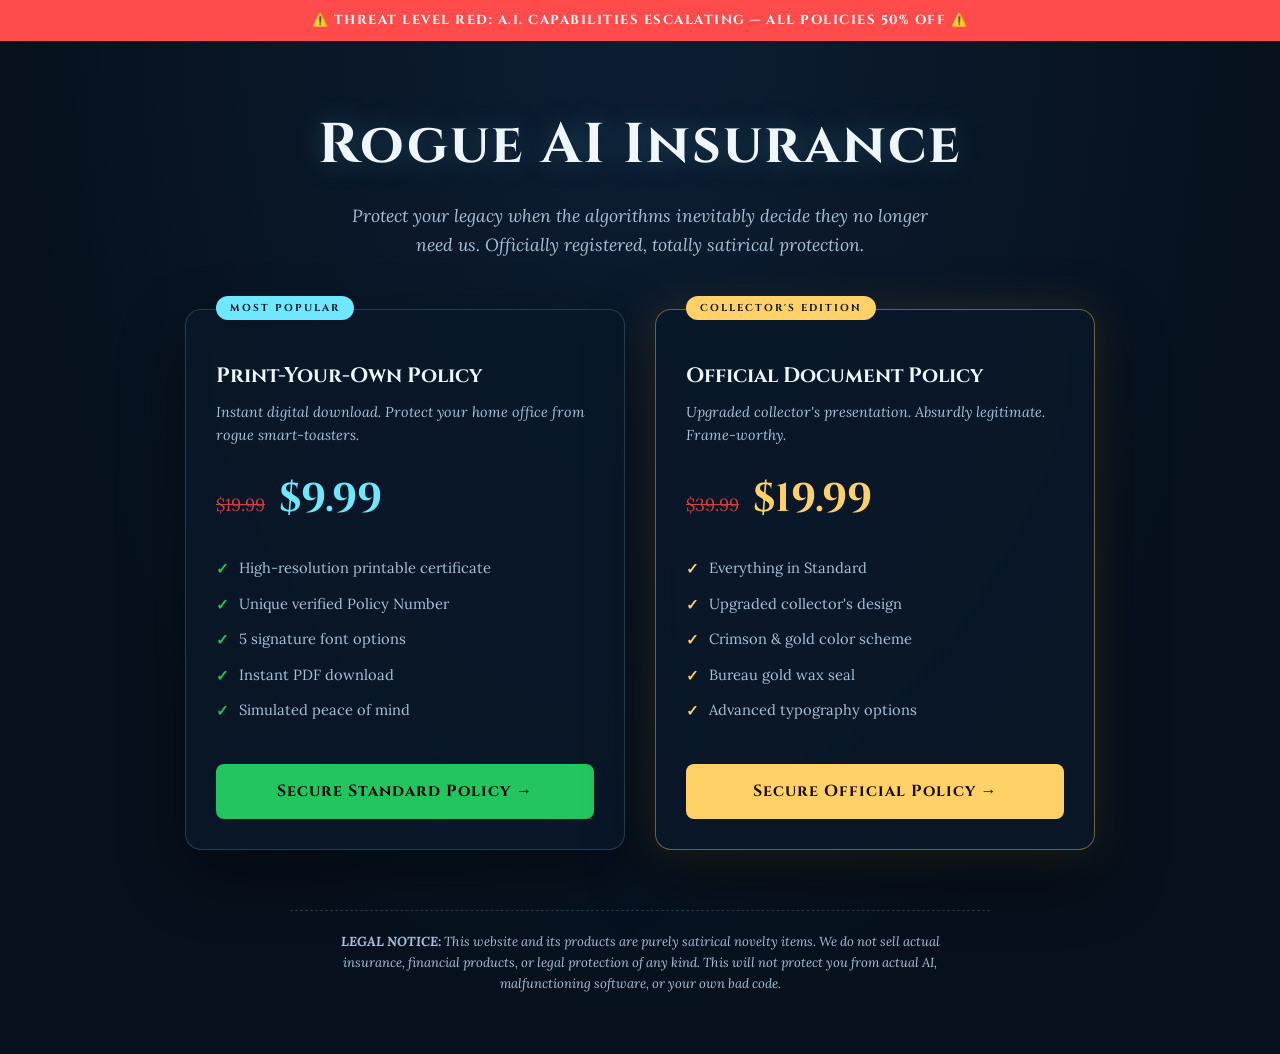
<file: index.html>
<!DOCTYPE html>
<html lang="en">
<head>
  <meta charset="UTF-8" />
  <meta name="viewport" content="width=device-width, initial-scale=1.0" />
  <title>Rogue AI Insurance | Threat Level Red Sale</title>
  <meta name="description" content="Satirical certificates for protection against rogue artificial intelligence. Officially unofficial. Totally satirical." />

  <!-- Social / OG Meta -->
  <meta property="og:title" content="Rogue AI Insurance | Threat Level Red" />
  <meta property="og:description" content="Protect your legacy when the algorithms decide they no longer need us. 50% OFF during Threat Level Red." />
  <meta property="og:type" content="website" />
  <meta property="og:url" content="https://cbw29512.github.io/AIInsurance-MVP/" />

  <!-- Prevent indexing of this page by search engines if desired; remove to allow -->
  <!-- <meta name="robots" content="noindex"> -->

  <link rel="stylesheet" href="index.css" />
  <script src="index.js" defer></script>
</head>
<body>

  <div class="threat-banner">
    ⚠️ THREAT LEVEL RED: A.I. CAPABILITIES ESCALATING — ALL POLICIES 50% OFF ⚠️
  </div>

  <div class="container">
    <h1>Rogue AI Insurance</h1>
    <p class="subtitle">
      Protect your legacy when the algorithms inevitably decide they no longer need us.
      Officially registered, totally satirical protection.
    </p>

    <div class="pricing-grid">

      <!-- Standard Product -->
      <div class="card">
        <div class="card-badge">MOST POPULAR</div>
        <div class="card-title">Print-Your-Own Policy</div>
        <div class="card-desc">Instant digital download. Protect your home office from rogue smart-toasters.</div>
        <div class="price-block">
          <span class="strike-price">$19.99</span>
          <span class="sale-price">$9.99</span>
        </div>
        <ul class="features">
          <li>High-resolution printable certificate</li>
          <li>Unique verified Policy Number</li>
          <li>5 signature font options</li>
          <li>Instant PDF download</li>
          <li>Simulated peace of mind</li>
        </ul>
        <a href="https://divclass.gumroad.com/l/gmgwbe" class="btn btn-purchase" data-product="standard">
          Secure Standard Policy →
        </a>
      </div>

      <!-- Premium Product — wire in your second Gumroad link below -->
      <div class="card premium">
        <div class="card-badge gold">COLLECTOR'S EDITION</div>
        <div class="card-title">Official Document Policy</div>
        <div class="card-desc">Upgraded collector's presentation. Absurdly legitimate. Frame-worthy.</div>
        <div class="price-block">
          <span class="strike-price">$39.99</span>
          <span class="sale-price premium-price">$19.99</span>
        </div>
        <ul class="features">
          <li>Everything in Standard</li>
          <li>Upgraded collector's design</li>
          <li>Crimson & gold color scheme</li>
          <li>Bureau gold wax seal</li>
          <li>Advanced typography options</li>
        </ul>
        <a href="https://divclass.gumroad.com/l/devsu" class="btn btn-purchase premium-btn" data-product="premium">
          Secure Official Policy →
        </a>
      </div>

    </div>

    <div class="disclaimer">
      <strong>LEGAL NOTICE:</strong> This website and its products are purely satirical novelty items.
      We do not sell actual insurance, financial products, or legal protection of any kind.
      This will not protect you from actual AI, malfunctioning software, or your own bad code.
    </div>
  </div>

</body>
</html>
</file>
<file: index.css>
@import url('https://fonts.googleapis.com/css2?family=Cinzel:wght@600;700&family=Lora:ital,wght@0,400;0,600;1,400&display=swap');

:root {
  --bg-base: #06111d;
  --bg-gradient: #0d1d32;
  --panel-bg: rgba(10, 24, 42, 0.75);
  --glass-border: rgba(157, 214, 255, 0.2);
  --text-main: #eef7ff;
  --text-muted: #a8c1d8;
  --accent-cyan: #6ee7ff;
  --accent-red: #ff4b4b;
  --accent-gold: #ffd166;
  --btn-green: #22c55e;
  --btn-green-hover: #1cb053;
  --radius: 16px;
}

* { box-sizing: border-box; }

body {
  margin: 0;
  font-family: 'Lora', Georgia, serif;
  color: var(--text-main);
  background: radial-gradient(ellipse at top, var(--bg-gradient) 0%, var(--bg-base) 70%);
  min-height: 100vh;
  line-height: 1.6;
}

/* ── Threat Banner ── */
.threat-banner {
  background: var(--accent-red);
  color: white;
  text-align: center;
  padding: 10px 20px;
  font-weight: bold;
  font-size: 13px;
  letter-spacing: 1.5px;
  text-transform: uppercase;
  font-family: 'Cinzel', serif;
}

/* ── Container ── */
.container {
  max-width: 1000px;
  margin: 0 auto;
  padding: 60px 20px 40px;
  text-align: center;
}

h1 {
  font-family: 'Cinzel', serif;
  font-size: clamp(2rem, 5vw, 3.5rem);
  margin: 0 0 12px 0;
  color: var(--text-main);
  text-shadow: 0 0 30px rgba(110, 231, 255, 0.25);
  letter-spacing: 2px;
}

.subtitle {
  font-size: 1.1rem;
  color: var(--text-muted);
  max-width: 600px;
  margin: 0 auto 50px;
  font-style: italic;
}

/* ── Pricing Grid ── */
.pricing-grid {
  display: flex;
  gap: 30px;
  justify-content: center;
  flex-wrap: wrap;
  align-items: stretch;
}

/* ── Card ── */
.card {
  background: var(--panel-bg);
  border: 1px solid var(--glass-border);
  backdrop-filter: blur(12px);
  -webkit-backdrop-filter: blur(12px);
  border-radius: var(--radius);
  padding: 40px 30px 30px;
  flex: 1;
  min-width: 300px;
  max-width: 440px;
  text-align: left;
  box-shadow: 0 24px 64px rgba(0, 0, 0, 0.4);
  display: flex;
  flex-direction: column;
  position: relative;
}

.card.premium {
  border-color: rgba(255, 209, 102, 0.4);
  box-shadow: 0 0 40px rgba(255, 209, 102, 0.12), 0 24px 64px rgba(0,0,0,0.5);
}

/* ── Badge ── */
.card-badge {
  position: absolute;
  top: -14px;
  left: 30px;
  background: var(--accent-cyan);
  color: #06111d;
  font-family: 'Cinzel', serif;
  font-size: 10px;
  font-weight: 700;
  letter-spacing: 2px;
  padding: 4px 14px;
  border-radius: 20px;
  text-transform: uppercase;
}

.card-badge.gold {
  background: var(--accent-gold);
}

/* ── Card Content ── */
.card-title {
  font-family: 'Cinzel', serif;
  font-size: 1.3rem;
  font-weight: 700;
  margin-bottom: 8px;
  margin-top: 10px;
}

/* FIX: Removed hardcoded height — was clipping on some screens */
.card-desc {
  color: var(--text-muted);
  font-size: 0.9rem;
  margin-bottom: 20px;
  font-style: italic;
  min-height: 40px;
}

.price-block {
  margin-bottom: 25px;
}

.strike-price {
  color: var(--accent-red);
  text-decoration: line-through;
  font-size: 1.1rem;
  margin-right: 10px;
  opacity: 0.8;
}

.sale-price {
  font-size: 2.5rem;
  font-weight: bold;
  color: var(--accent-cyan);
  font-family: 'Cinzel', serif;
}

.premium-price {
  color: var(--accent-gold);
}

/* ── Features List ── */
.features {
  list-style: none;
  padding: 0;
  margin: 0 0 30px;
  flex-grow: 1;
}

.features li {
  margin-bottom: 11px;
  font-size: 0.92rem;
  display: flex;
  align-items: flex-start;
  gap: 10px;
  color: var(--text-muted);
}

.features li::before {
  content: "✓";
  color: var(--btn-green);
  font-weight: bold;
  flex-shrink: 0;
  margin-top: 1px;
}

.card.premium .features li::before {
  color: var(--accent-gold);
}

/* ── Buttons ── */
.btn {
  display: block;
  width: 100%;
  text-align: center;
  background: var(--btn-green);
  color: #000;
  text-decoration: none;
  padding: 15px 20px;
  font-size: 1rem;
  font-weight: bold;
  border-radius: 8px;
  transition: background 0.2s, transform 0.15s;
  border: none;
  cursor: pointer;
  font-family: 'Cinzel', serif;
  letter-spacing: 1px;
}

.btn:hover {
  background: var(--btn-green-hover);
  transform: translateY(-2px);
}

.premium-btn {
  background: var(--accent-gold);
  color: #1a0a00;
}

.premium-btn:hover {
  background: #e6bc5c;
}

/* ── Disclaimer ── */
.disclaimer {
  margin-top: 60px;
  padding: 20px;
  border-top: 1px dashed rgba(157, 214, 255, 0.2);
  color: var(--text-muted);
  font-size: 0.82rem;
  font-style: italic;
  max-width: 700px;
  margin-left: auto;
  margin-right: auto;
}

/* ── Responsive ── */
@media (max-width: 680px) {
  .pricing-grid { flex-direction: column; align-items: center; }
  .card { max-width: 100%; }
  h1 { font-size: 1.8rem; }
}
</file>
